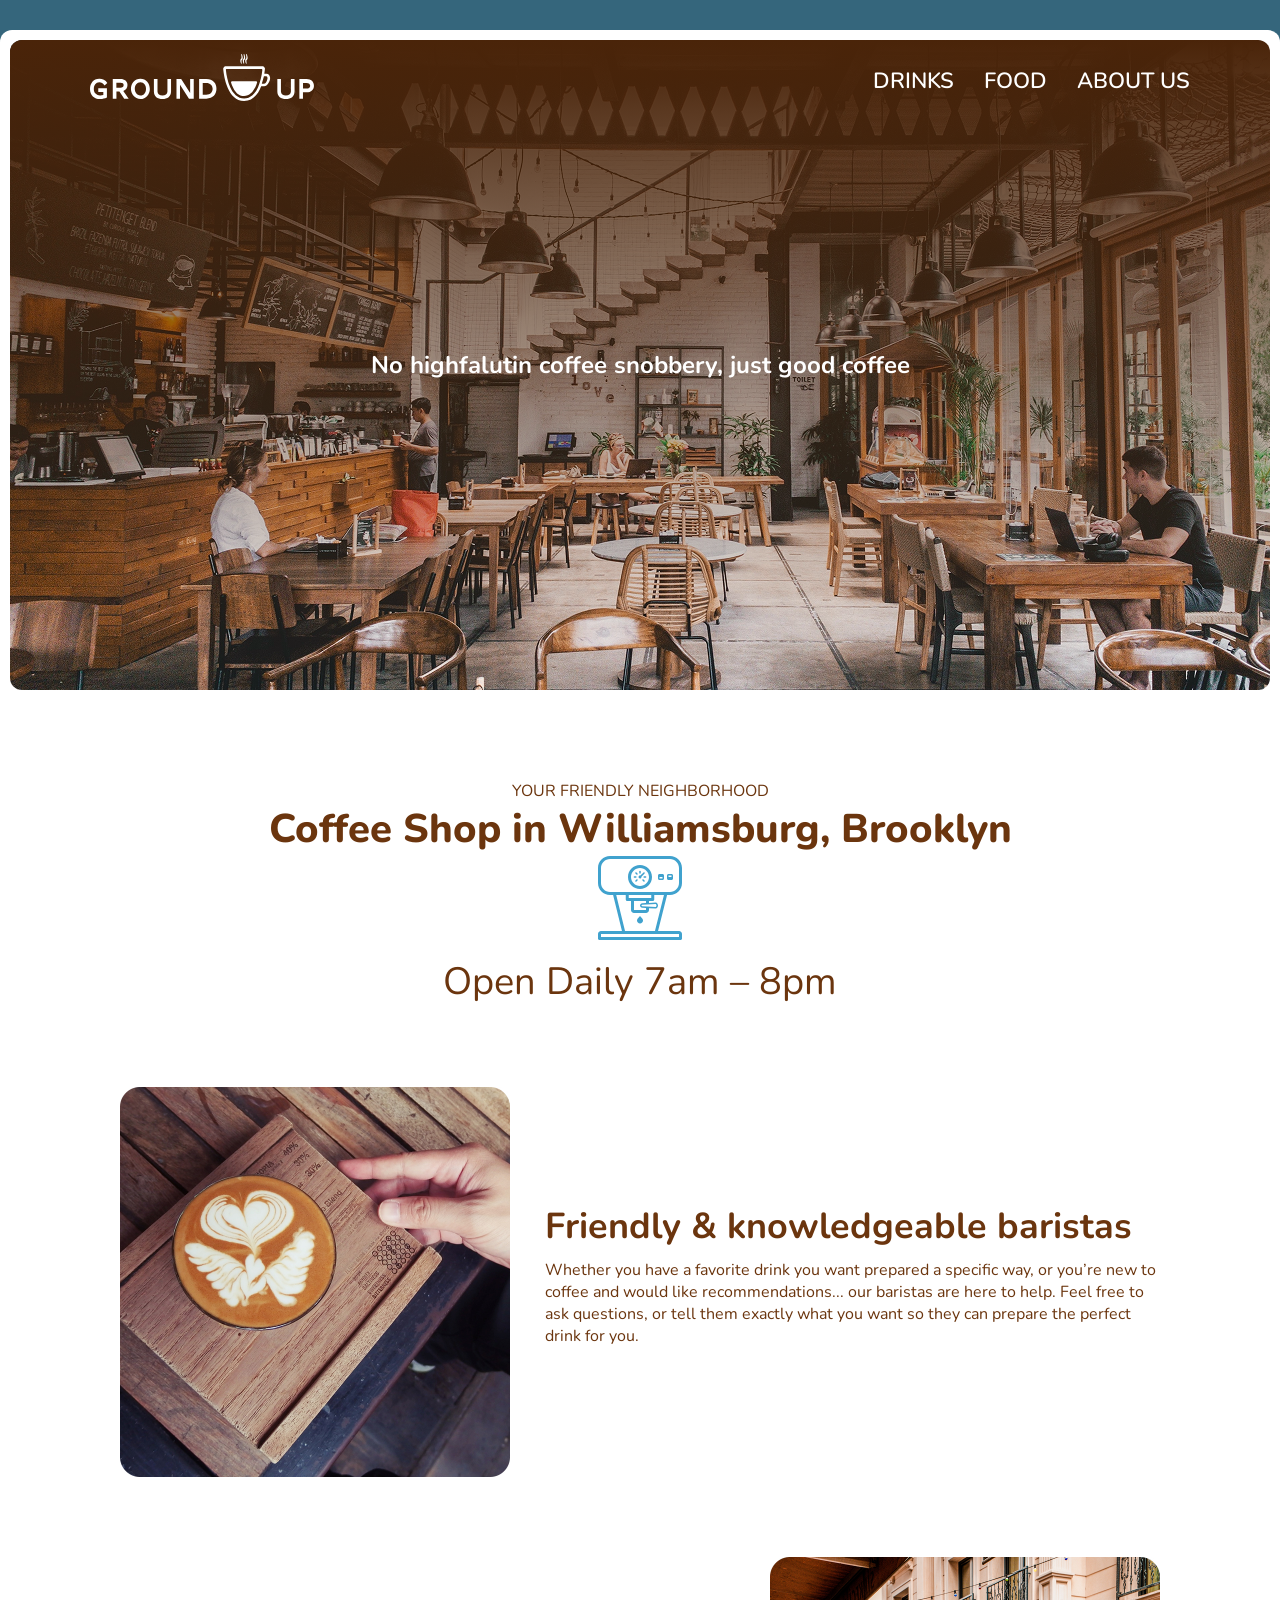
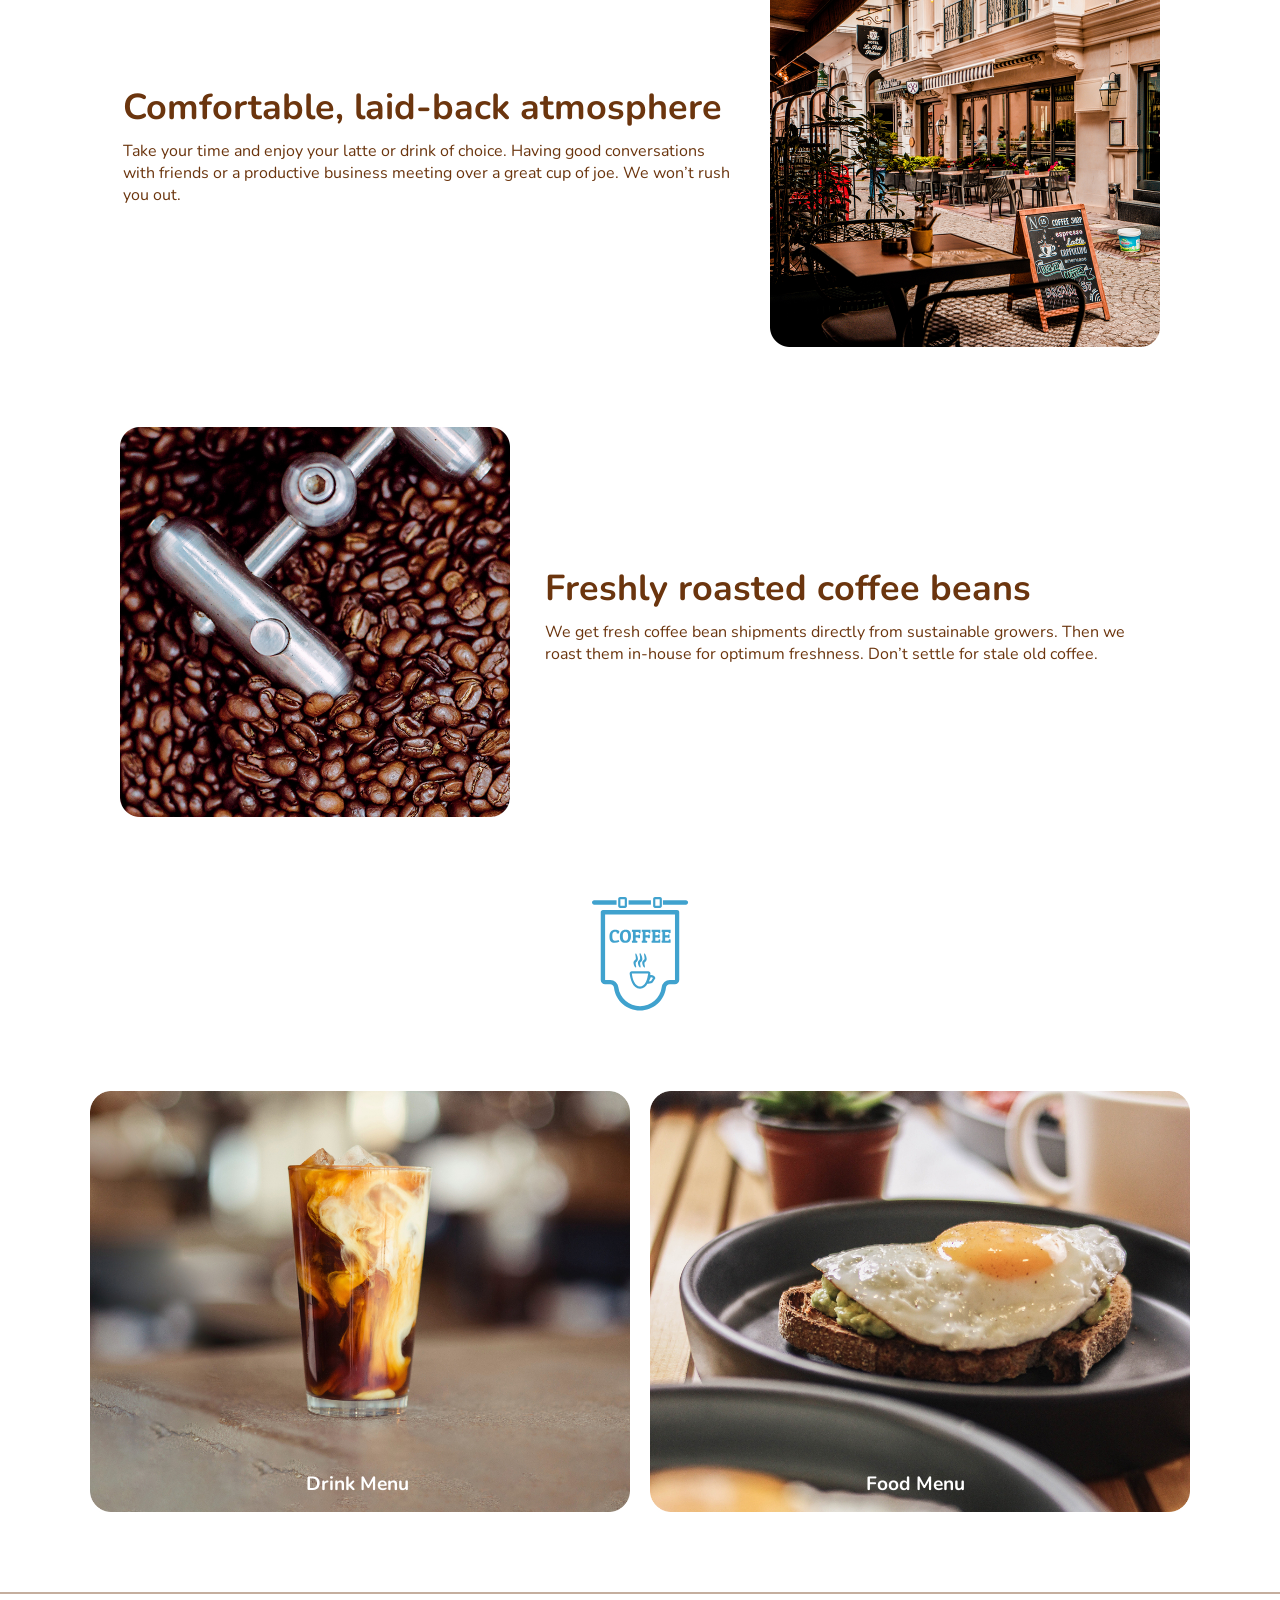
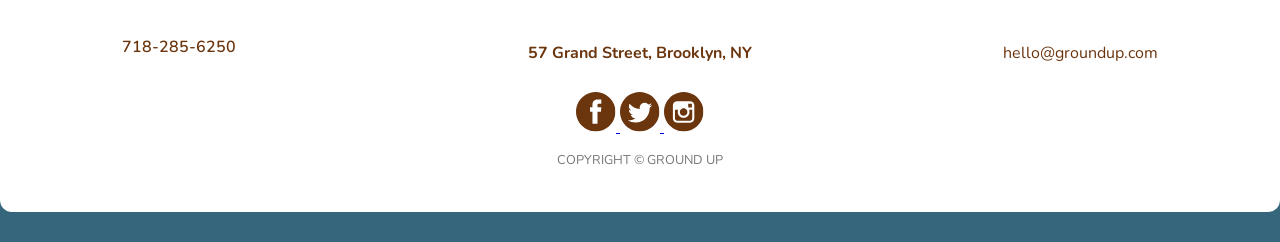
<file: index.html>
<!DOCTYPE html>
<html lang="en">
<head>
    <meta charset="UTF-8">
    <meta name="viewport" content="width=device-width, initial-scale=1.0">
    <title>Ground Up | Coffee Near Me</title>

    <!-- Google Font -->
    <link rel="preconnect" href="https://fonts.googleapis.com">
    <link rel="preconnect" href="https://fonts.gstatic.com" crossorigin>
    <link href="https://fonts.googleapis.com/css2?family=Nunito:ital,wght@0,200..1000;1,200..1000&display=swap" rel="stylesheet">

    <!-- Main CSS -->
    <link rel="stylesheet" href="css/main.css">
</head>

<body>

    <div class="site-wrapper">

    <!-- HEADER / NAVBAR -->
    <header class="navbar">
        <div class="container nav-content">

            <a href="index.html" class="logo">
                <img src="img/logo.svg" alt="Ground Up Coffee Logo">
            </a>

            <nav class="nav-links" aria-label="Main Navigation">
                <ul>
                    <li><a href="drinks.html">DRINKS</a></li>
                    <li><a href="food.html">FOOD</a></li>
                    <li><a href="about.html">ABOUT US</a></li>

                </ul>
            </nav>

        </div>
    </header>

    <main>

        <!-- HERO SECTION -->
        <section class="hero">
            <div class="hero-overlay">
                <div class="container hero-content">
                    <h1>No highfalutin coffee snobbery, just good coffee </h1>
                </div>
            </div>
        </section>

        <!-- INFO SECTION -->
        <section class="info">
            <div class="container info-content">
                
                <p class="subheading">YOUR FRIENDLY NEIGHBORHOOD</p>
                
                <h2 class="main-heading">
                    Coffee Shop in Williamsburg, Brooklyn
                </h2>

                <div class="espressoMachine">
                    <img src="img/espresso-machine.svg" alt="Espresso Machine Icon">
                </div>

                <p class="hours">Open Daily 7am – 8pm</p>

            </div>
        </section>

        <!-- FEATURE SECTION -->
        <section class="features">
            <div class="container feature-grid">

                <div class="feature-item">
                    <img src="img/barista-photo.jpg" alt="Barista preparing coffee">
                    <div class="feature-text">
                        <h3>Friendly & knowledgeable baristas</h3>
                        <p>
                            Whether you have a favorite drink you want prepared a specific way, or you’re new to coffee and would like recommendations... our baristas are here to help. Feel free to ask questions, or tell them exactly what you want so they can prepare the perfect drink for you.
                        </p>
                    </div>
                </div>

                <div class="feature-item">
                    <img src="img/atmosphere-photo.jpg" alt="Coffee shop atmosphere">
                    <div class="feature-text">
                        <h3>Comfortable, laid-back atmosphere</h3>
                        <p>
                            Take your time and enjoy your latte or drink of choice. Having good conversations with friends or a productive business meeting over a great cup of joe. We won’t rush you out.
                        </p>
                    </div>
                </div>

                <div class="feature-item">
                    <img src="img/roasted-beans-photo.jpg" alt="Fresh roasted coffee beans">
                    <div class="feature-text">
                        <h3>Freshly roasted coffee beans</h3>
                        <p>
                            We get fresh coffee bean shipments directly from sustainable growers. Then we roast them in-house for optimum freshness. Don’t settle for stale old coffee.
                        </p>
                    </div>
                </div>

                <div class = "coffeeShopSign">

                    <img src="img/coffee-shop-sign.svg" alt="CoffeShop Sign Icon">

                </div>

            </div>
        </section>

        <section class="menu">
            <div class="container menu-grid">

                <a href="drinks.html" class="menu-item">
                    <img src="img/drink menu photo.jpg" alt="Drink Menu">
                    <span class="menu-label">Drink Menu</span>
                </a>

                <a href="food.html" class="menu-item">
                    <img src="img/food menu photo.jpg" alt="Food Menu">
                    <span class="menu-label">Food Menu</span>
            </a>

        </div>
</section>

    </main>

        <!-- FOOTER -->
    <footer class="footer">
    <div class="container">

        <!-- TOP ROW -->
        <div class="footer-top">
            <div class="footer-left">
                <a href="tel:+1-718-285-6250">718-285-6250</a>
            </div>

            <div class="footer-center">
                <p><strong>57 Grand Street, Brooklyn, NY</strong></p>
            </div>

            <div class="footer-right">
                <p>hello@groundup.com</p>
            </div>
        </div>

        <!-- SOCIAL ICONS -->
        <div class="footer-social">
            <a href="https://www.facebook.com" target="_blank" rel="noopener noreferrer">
                <img src="img/icon-facebook.svg" alt="Facebook">
            </a>
            <a href="https://twitter.com" target="_blank" rel="noopener noreferrer">
                <img src="img/icon-twitter.svg" alt="Twitter">
            </a>
            <a href="https://www.instagram.com" target="_blank" rel="noopener noreferrer">
                <img src="img/icon-instagram.svg" alt="Instagram">
            </a>
        </div>

        <!-- COPYRIGHT -->
        <div class="footer-bottom">
            <p>COPYRIGHT &copy; GROUND UP</p>
        </div>

    </div>
</footer>

</div><!-- end site-wrapper -->

</body>
</html>
</file>
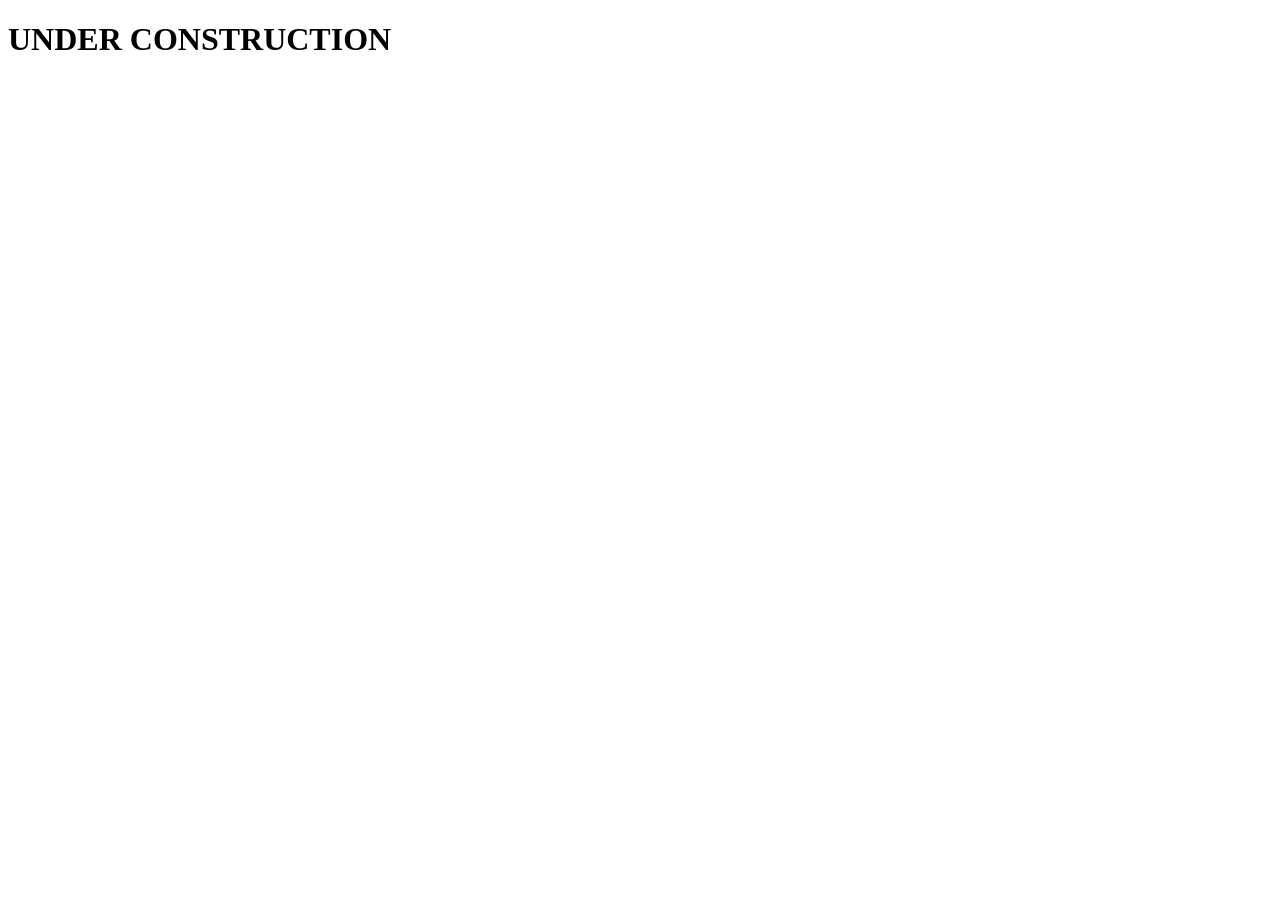
<file: about.html>
<!DOCTYPE html>
<html lang="en">
<head>
    <meta charset="UTF-8">
    <meta name="viewport" content="width=device-width, initial-scale=1.0">
    <title> ABOUT </title>
</head>
<body>
    <h1> UNDER CONSTRUCTION</h1>
</body>
</html>
</file>
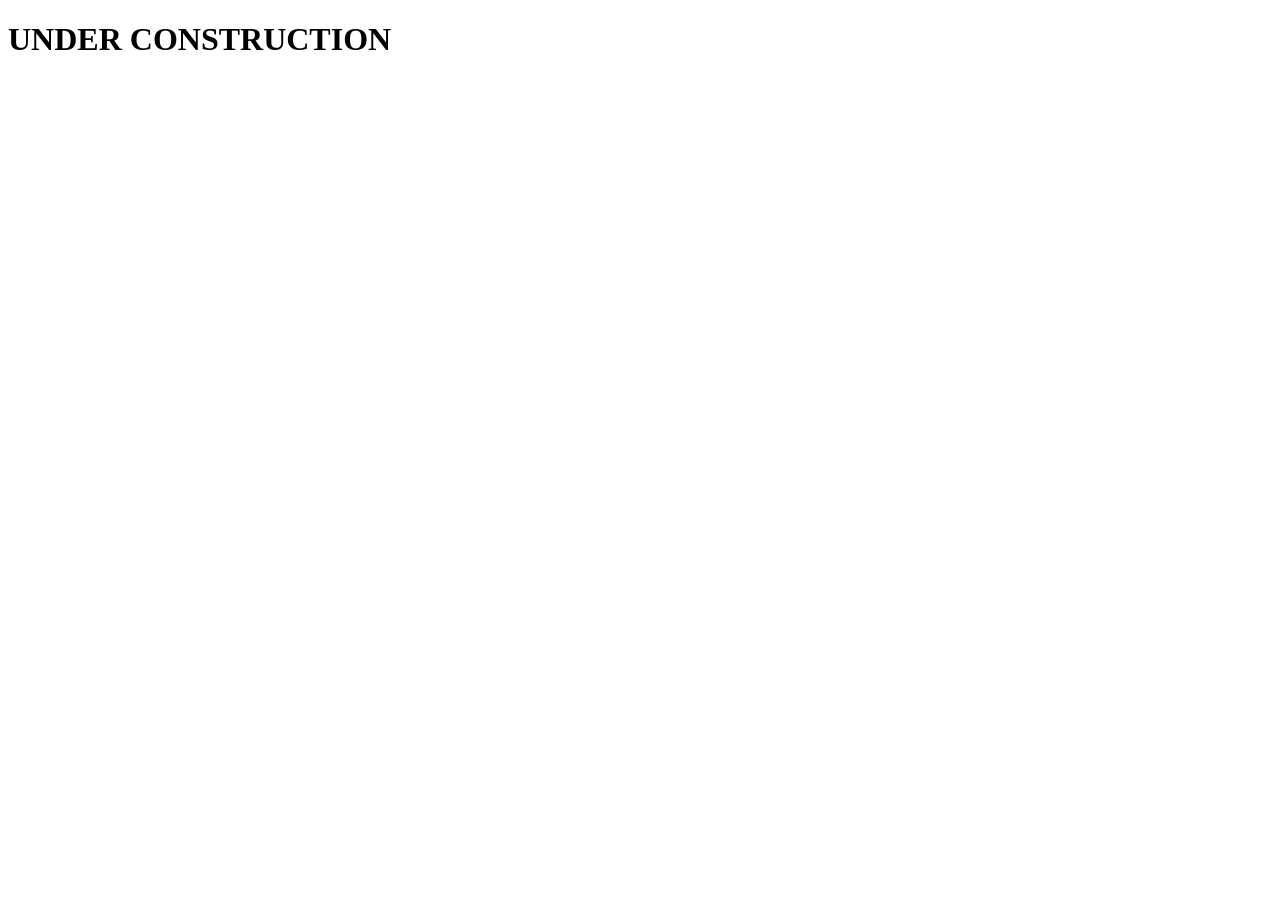
<file: drinks.html>
<!DOCTYPE html>
<html lang="en">
<head>
    <meta charset="UTF-8">
    <meta name="viewport" content="width=device-width, initial-scale=1.0">
    <title> Drinks</title>
</head>
<body>
    <h1> UNDER CONSTRUCTION</h1>
</body>
</html>
</file>
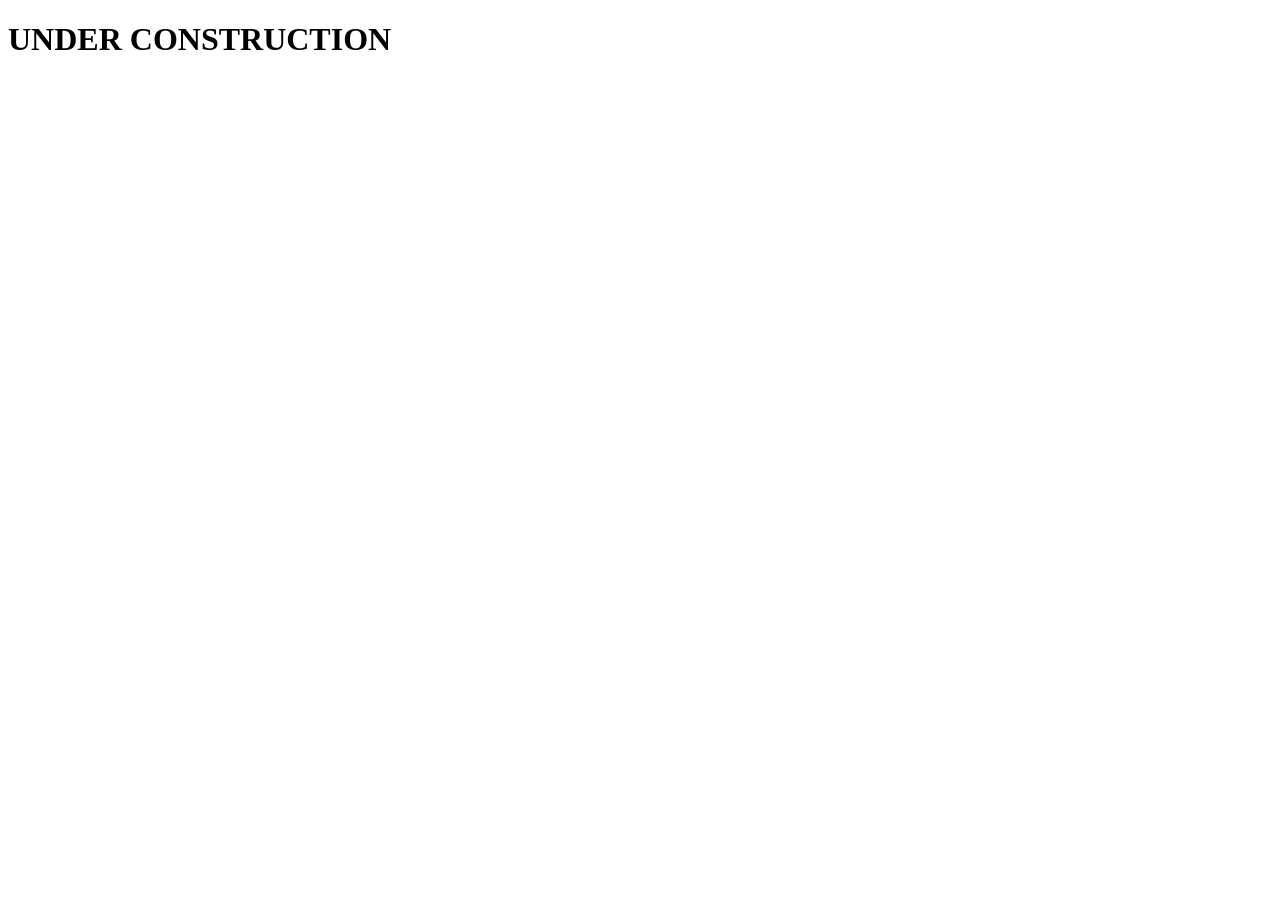
<file: food.html>
<!DOCTYPE html>
<html lang="en">
<head>
    <meta charset="UTF-8">
    <meta name="viewport" content="width=device-width, initial-scale=1.0">
    <title> FOOD </title>
</head>
<body>
    <h1> UNDER CONSTRUCTION</h1>
</body>
</html>
</file>
<file: css/main.css>
:root {
    --font-primary: "Nunito", sans-serif;
    --font-heading: "Nunito", sans-serif;

    --color-bg: #35667C;
    --color-white: #ffffff;
    --color-footer: #ffffff;
    --color-text-muted: #777;
    --color-primary-text: #6B350E;
}

body {
    background-color: var(--color-bg);
    margin: 0;
    font-family: var(--font-primary);
    color: var(--color-primary-text);
}




h1, h2, h3 {
    font-family: var(--font-heading);
}

h2.main-heading{
    font-size: 40px;
    font-weight: 800;
    padding-top: 0;
}

h3{
    font-size: 36px;
    text-decoration: solid;
}

p.subheading{
    padding-top: 80px;
}

p.hours {
    font-size: 38px;
    padding-top: 10px;
}


/* =========================
   REUSABLE LAYOUT
========================= */
.container {
    max-width: 1100px;
    margin: 0 auto;
    padding: 0 1rem;
}


.site-wrapper {
    max-width: 1300px;
    margin: 30px auto;
    border-radius: 12px;
    position: relative;
}

main {
    background-color: var(--color-white);
    border-radius: 12px 12px 0 0;
    overflow: hidden;
    margin-bottom: 0;
}


/* =========================
   HEADER / NAVBAR
========================= */
.navbar {
    position: absolute;
    top: 0;
    left: 0;
    right: 0;
    z-index: 10;
}

.nav-content {
    display: flex;
    justify-content: space-between;
    align-items: center;
    padding: 1.5em 2rem;
}

/* NAV LINKS */
.nav-links ul {
    font-family: var(--font-primary);
    display: flex;
    gap: 30px;
    list-style: none;
    margin: 0;
    padding: 0;
    font-size: 22px;
    
    

}

.nav-links a {
    color: var(--color-white);
    text-decoration: none;
    font-weight: 600;
    font-family: var(--font-heading);
}

.nav-links a:hover {
    opacity: 0.8;
}


/* =========================
   HERO SECTION
========================= */
.hero {
    background: url('../img/header-photo.png') center/cover no-repeat;
    height: 650px;
    position: relative;
    border-radius: 12px 12px 0 0;
    overflow: hidden;
    margin: 10px; /* Added maring to hero for white spacing from main*/
    border-radius: 12px; /* Added border radius for rounding hero imng*/
}

/* add gradient overlay over the hero img*/
.hero::before {
    content: '';
    position: absolute;
    inset: 0;
    /* Linear gradient to bottom from 100% -----> 0+% with figma  */
    background: linear-gradient(to bottom, rgba(74, 36, 9,100), rgba(74, 36, 9, 0.0));
}

/* HERO TEXT */
.hero-content {
    position: absolute;
    top: 50%;
    left: 50%;
    transform: translate(-50%, -50%);
    color: var(--color-white);
    text-align: center;
}

.hero-content h2 {
    font-family: var(--font-heading);
    font-weight: 800;
    font-size: 2.5rem;
    max-width: 800px;
    line-height: 1.3;
    white-space: nowrap;
}


/* =========================
   INFO SECTION
========================= */
section.info {
    text-align: center;
   
}
/* reduce section.info H2 and parapgrah margins */
section.info h2 {
    margin: 0;
}

section.info p {
    margin: 0;
}


/* =========================
   FEATURES SECTION
========================= */


.feature-item {
    display: flex;
    align-items: center;
    gap: 2rem;
    margin: 5rem 0;
    padding-left: 30px;
    padding-right: 30px;
    max-width: 1052px;
}

.feature-item img {
    width: 390px;
    border-radius: 12px;
}

/* Alternate layout */
.feature-item:nth-child(even) {
    flex-direction: row-reverse;
}

.feature-text {
    max-width: 612px;
    margin: 0 auto;

}

.feature-text h3 {
    margin: 0;
}

.feature-text p {
    margin-top: 0.5rem;
    
}

.coffeeShopSign{
    display: flex;
    justify-content: center;
    padding-bottom: 80px;

}

/* =========================
   MENU SECTION
========================= */
.menu-grid {
    display: flex;
    padding-left: 15px;
    gap: 20px;
}

.menu-item {
    position: relative;
    flex: 1;
    overflow: hidden;
    border-radius: 12px;
    text-decoration: none;
}

/* Image */
.menu-item img {
    width: 100%;
    height: 100%;
    display: block;
    transition: transform 0.3s ease;
}

/* Overlay label */
.menu-label {
    position: absolute;
    bottom: 15px;
    left: 40%;
    color: white;
    font-size: 1.2rem;
    font-weight: 700;
    font-family: var(--font-heading);
}

/* Hover effect */
.menu-item:hover img {
    transform: scale(1.05);
}

section.menu {
    padding-bottom: 80px; /* Added padding to create white space at the bottom of the menu section */
}

/* =========================
   FOOTER
========================= */
.footer-left a {
    color: var(--color-coffee);
    text-decoration: none;
    font-weight: 600;
    font-family: var(--font-heading);
    display: block;
    padding-top: 10px;
}

.footer {
    
    background: var(--color-footer);
    text-align: center;
    color: var(--color-coffee);
    border-top: 2px solid rgba(107, 53, 14, 0.4);
    border-radius: 0 0 12px 12px;
    padding-bottom: 30px;
}

/* Top row */
.footer-top {
    display: flex;
    justify-content: space-between;
    padding: 0 2rem;
    margin: 2rem 0rem 2rem 0rem;
}

/* Equal columns */
.footer-top > div {
    flex: 1;
}

/* Alignment */
.footer-top > div:first-child {
    text-align: left;
}

.footer-top > div:last-child {
    text-align: right;
}

.footer-social img {
    width: 40px;
    margin-top: -20px;
    
}

/* Copyright */
.footer-bottom {
    font-size: 0.8rem;
    color: var(--color-text-muted);
}
/* MOBILE  */
@media (max-width: 768px) {

    .site-wrapper {
        margin: 0;
    }

    body {
        overflow-x: hidden;
    }

    .container {
        padding: 0 1rem;
    }

    /* NAVBAR */
    header.navbar {
        padding-top: 0;
    }

    .nav-content {
        flex-direction: column;
        gap: 1rem;
        padding: 1rem;
    }

    .nav-links ul {
        flex-direction: row;
        align-items: center;
        gap: 15px;
        font-size: 18px;
    }

    /* HERO */
    .hero {
        height: 650px;
        margin: 0;
        border-radius: 0;
    }

    .hero-content {
        max-width: 90%;
    }

    .hero-content h1 {
        font-size: 40px;
        width: 100%;
        max-width: 375px;
        text-align: center;
        line-height: 45px;
        margin-left: auto;
        margin-right: auto;
    }

    .hero-content h2 {
        font-size: 1.8rem;
        white-space: normal;
        line-height: 1.4;
    }

    /* HEADINGS */
    h2.main-heading {
        font-size: 32px;
        line-height: 1.2;
    }

    h3 {
        font-size: 28px;
    }

    p.subheading {
        font-size: 18px;
        padding-top: 40px;
    }

    p.hours {
        font-size: 24px;
        padding-bottom: 60px;
    }

    /* FEATURES */
    section.features {
        padding: 0;
    }

    .feature-grid {
        display: grid;
        grid-template-columns: 1fr;
        gap: 50px;
    }

    .feature-item {
        display: flex;
        flex-direction: column;
        align-items: center;
        text-align: center;

        margin: 0;
        padding: 0;

        max-height: none;

        gap: 20px;
    }

    .feature-item:nth-child(even) {
        flex-direction: column;
    }

    .feature-item img {
        width: 100%;
        max-width: 328px;
        height: auto;
        display: block;
        border-radius: 20px;
    }

    .feature-text {
        width: 100%;
        max-width: 328px;

        max-height: none;

        font-size: 18px;
        text-align: left;
    }

    .feature-text h3 {
        font-size: 29px;
        line-height: 1.2;
        margin-bottom: 15px;
    }

    .feature-text p {
        line-height: 1.8;
        margin: 0;
    }

    /* MENU */
    .menu-grid {
        flex-direction: column;
        padding: 1rem;
    }

    .menu-label {
        left: 50%;
        transform: translateX(-50%);
        width: 100%;
        text-align: center;
    }

    /* FOOTER */
    .footer-top {
        display: flex;
        flex-direction: column;
        align-items: center;
        gap: 12px;
    }

    .footer-top > div {
        width: 100%;
        flex: unset;
    }

    .footer-left,
    .footer-center,
    .footer-right {
        text-align: center;
    }

    .footer-center {
        order: 1;
    }

    .footer-left {
        order: 2;
    }

    .footer-right {
        order: 3;
    }

    .footer-left a,
    .footer-center p,
    .footer-right p {
        margin: 0;
        text-align: center;
    }

    .footer-social {
        display: flex;
        justify-content: center;
        align-items: center;
        gap: 15px;
        margin-top: 25px;
    }

    .footer-social img {
        width: 40px;
        margin-top: 0;
    }

    .footer-bottom {
        margin-top: 25px;
        text-align: center;
}
}
</file>
